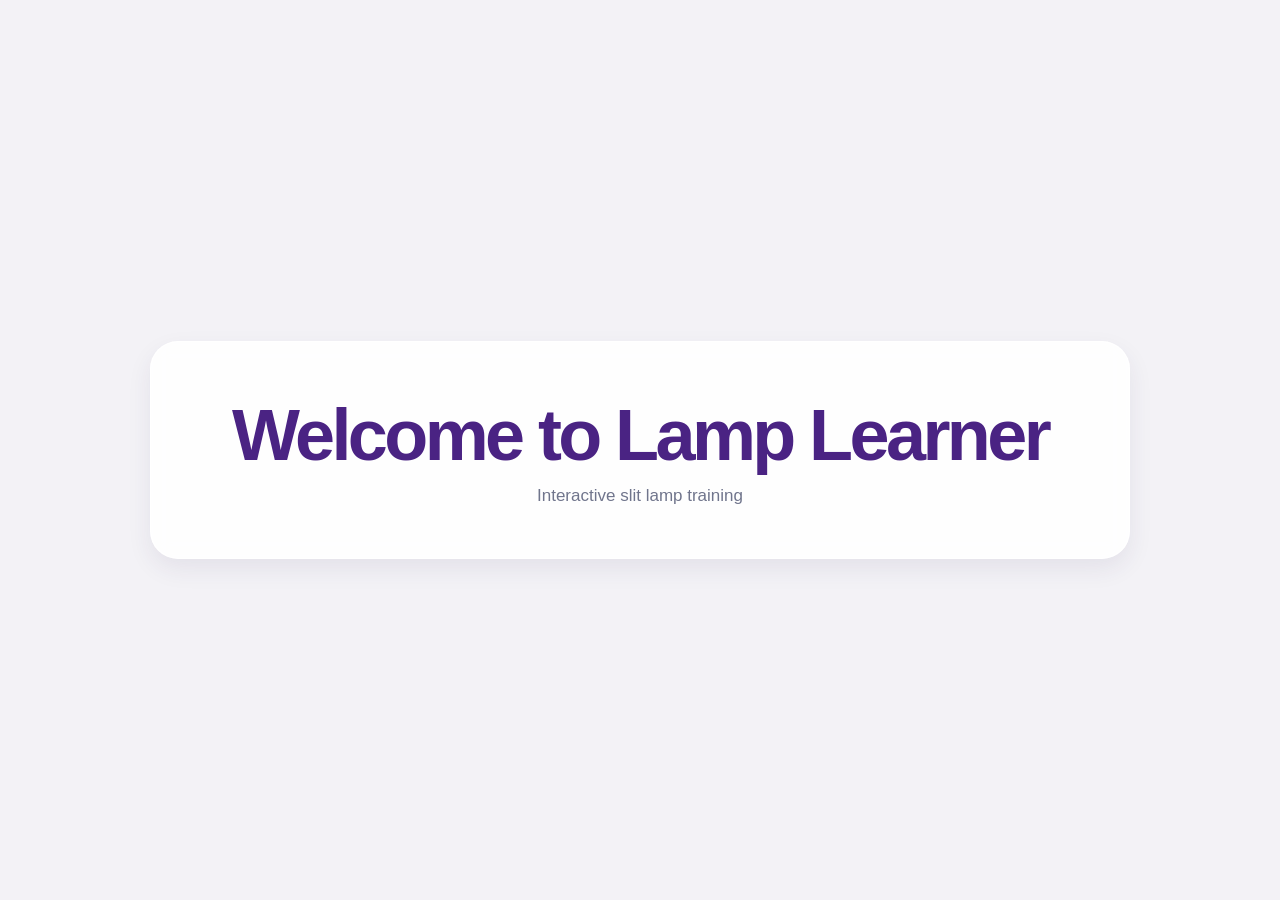
<file: index.html>
<!doctype html>  
<html lang="en">  
<head>  
  <meta charset="utf-8">  
  <meta name="viewport" content="width=device-width,initial-scale=1">  
  <title>Lamp Learner</title>  
  <link rel="stylesheet" href="css/styles.css">  
</head>  
<body class="landing-body">  
  <main class="landing-shell">  
    <section class="welcome-screen" id="welcomeScreen">  
      <div class="welcome-card glass">  
        <h1>Welcome to Lamp Learner</h1>  
        <p>Interactive slit lamp training</p>  
      </div>  
    </section>

    <section class="dashboard-screen hidden" id="dashboardScreen">  
      <div class="dashboard-card glass">  
        <div class="dashboard-topbar">  
          <div>  
            <small class="eyebrow">HOME PROGRESS</small>  
            <h2>Course Progress</h2>  
          </div>  
          <button id="resetProgressBtn" class="header-btn" type="button">Reset Progress</button>  
        </div>

        <div class="progress-panel">  
          <div class="progress-row">  
            <span>Overall completeness</span>  
            <strong id="overallProgressText">0%</strong>  
          </div>  
          <div class="overall-track">  
            <i id="overallProgressFill"></i>  
          </div>  
        </div>

        <div class="module-progress-grid">  
          <a id="mechanicsCard" class="module-progress-card unlocked" href="mechanics.html">  
            <div class="module-card-top">  
              <small>MODULE 1</small>  
              <span class="status-pill">Available</span>  
            </div>  
            <h3>Mechanics</h3>  
            <p>Learn the slit lamp parts and controls.</p>  
            <div class="mini-progress">  
              <div class="overall-track">  
                <i id="mechanicsProgressFill"></i>  
              </div>  
              <strong id="mechanicsProgressText">0%</strong>  
            </div>  
          </a>

          <div id="anteriorCard" class="module-progress-card locked" tabindex="0" role="button" aria-disabled="true">  
            <div class="module-card-top">  
              <small>MODULE 2</small>  
              <span class="status-pill locked-pill">Locked</span>  
            </div>  
            <h3>Anterior</h3>  
            <p>Unlocks after Mechanics is completed.</p>  
            <div class="mini-progress">  
              <div class="overall-track">  
                <i id="anteriorProgressFill"></i>  
              </div>  
              <strong id="anteriorProgressText">0%</strong>  
            </div>  
            <span class="locked-tooltip">Complete Mechanics to unlock Anterior.</span>  
          </div>

          <div id="posteriorCard" class="module-progress-card locked" tabindex="0" role="button" aria-disabled="true">  
            <div class="module-card-top">  
              <small>MODULE 3</small>  
              <span class="status-pill locked-pill">Locked</span>  
            </div>  
            <h3>Posterior</h3>  
            <p>Unlocks after Mechanics is completed.</p>  
            <div class="mini-progress">  
              <div class="overall-track">  
                <i id="posteriorProgressFill"></i>  
              </div>  
              <strong id="posteriorProgressText">0%</strong>  
            </div>  
            <span class="locked-tooltip">Complete Mechanics to unlock Posterior.</span>  
          </div>  
        </div>  
      </div>  
    </section>  
  </main>

  <script src="js/progress.js"></script>  
  <script>  
    const welcomeScreen = document.getElementById("welcomeScreen");  
    const dashboardScreen = document.getElementById("dashboardScreen");

    setTimeout(() => {  
      welcomeScreen.classList.add("fade-away");  
      setTimeout(() => {  
        welcomeScreen.style.display = "none";  
        dashboardScreen.classList.remove("hidden");  
        dashboardScreen.classList.add("fade-in");  
        renderDashboardProgress();  
      }, 700);  
    }, 1400);

    document.getElementById("resetProgressBtn").addEventListener("click", () => {  
      if (confirm("Reset all stored progress for this browser?")) {  
        resetCourseProgress();  
        location.reload();  
      }  
    });  
  </script>  
</body>  
</html>
</file>
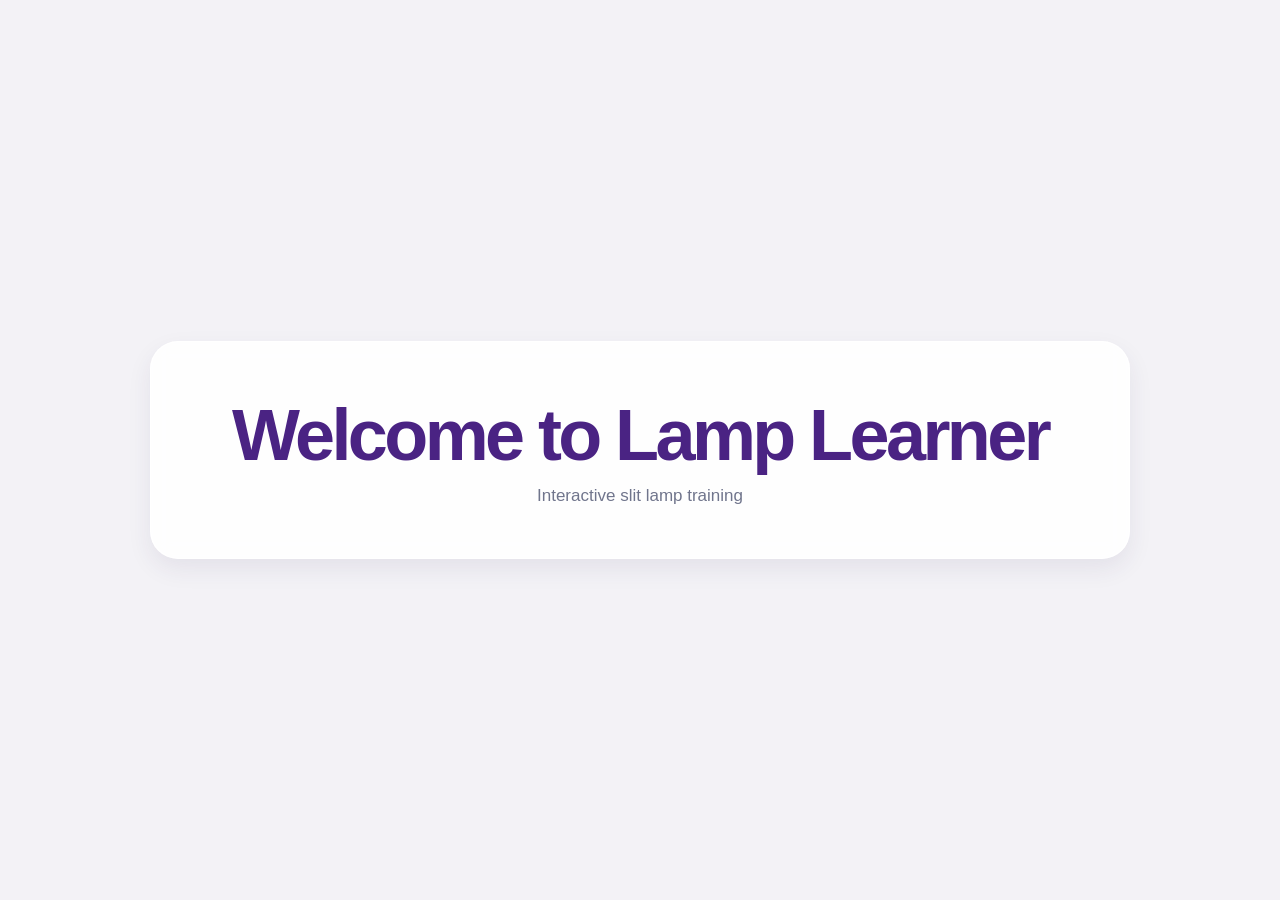
<file: anterior.html>
<!doctype html>  
<html lang="en">  
<head>  
  <meta charset="utf-8">  
  <meta name="viewport" content="width=device-width,initial-scale=1">  
  <title>Lamp Learner — Anterior</title>  
  <link rel="stylesheet" href="css/styles.css">  
</head>  
<body class="module-page-body">  
  <main class="simple-module-page">  
    <div class="simple-card glass">  
      <small class="eyebrow">MODULE 2</small>  
      <h1>Anterior</h1>  
      <p>This module page is ready for your anterior segment content.</p>

      <div class="overall-progress-card">  
        <div class="overall-progress-top">  
          <span>Overall completeness</span>  
          <strong id="overallProgressText">0%</strong>  
        </div>  
        <div class="overall-track">  
          <i id="overallProgressFill"></i>  
        </div>  
      </div>

      <div class="simple-actions">  
        <a href="index.html" class="cute-btn secondary-btn">Back home</a>  
        <button id="completeAnterior" class="cute-btn primary-btn">Mark anterior complete</button>  
      </div>  
    </div>  
  </main>

  <script src="js/progress.js"></script>  
  <script>  
    protectModuleAccess("anterior");  
    renderCourseProgress();

    document.getElementById("completeAnterior").addEventListener("click", () => {  
      markCourseStepComplete("anterior");  
      renderCourseProgress();  
      alert("Anterior marked complete.");  
    });  
  </script>  
</body>  
</html>
</file>
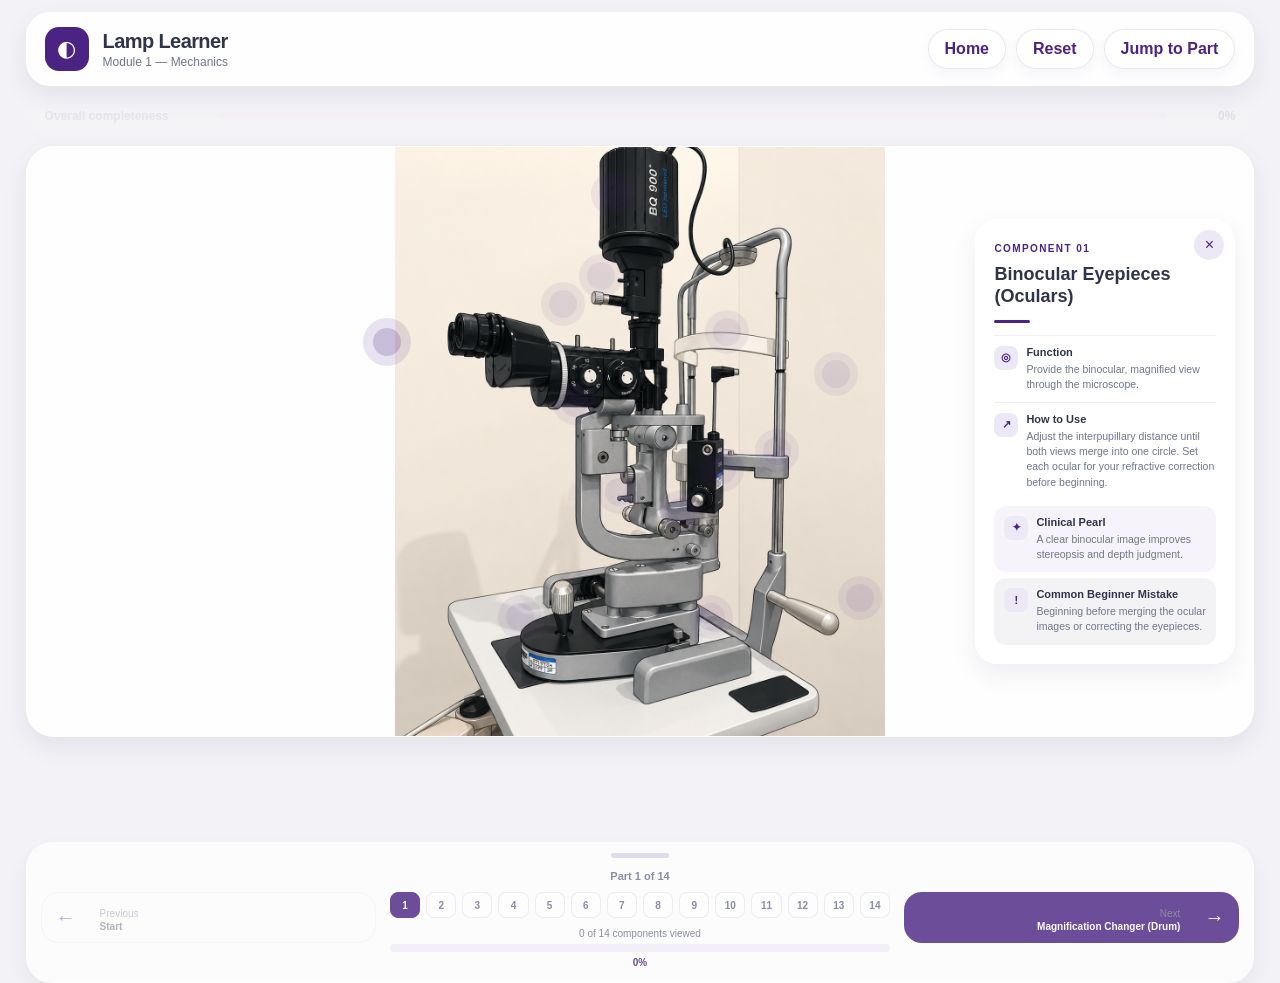
<file: mechanics.html>
<!doctype html>  
<html lang="en">  
<head>  
  <meta charset="utf-8">  
  <meta name="viewport" content="width=device-width,initial-scale=1">  
  <title>Lamp Learner — Mechanics</title>  
  <link rel="stylesheet" href="css/styles.css">  
</head>  
<body class="mechanics-page">  
  <main class="mechanics-shell">  
    <header class="mechanics-header glass">  
      <div class="brand">  
        <span class="logo">◐</span>  
        <div>  
          <h1>Lamp Learner</h1>  
          <p>Module 1 — Mechanics</p>  
        </div>  
      </div>

      <div class="header-actions">  
        <a href="index.html" class="header-btn">Home</a>  
        <button id="resetMechanicsProgressBtn" class="header-btn" type="button">Reset</button>

        <div class="guide-wrap">  
          <button id="togglePartsDropdown" class="header-btn" type="button" aria-expanded="false" aria-controls="partsDropdown">  
            Jump to Part  
          </button>

          <div id="partsDropdown" class="guide-dropdown glass" hidden>  
            <div class="guide-dropdown-header">  
              <strong>All components</strong>  
              <button id="closePartsDropdown" class="dropdown-close" type="button" aria-label="Close guide">×</button>  
            </div>

            <div class="guide-tools">  
              <input id="partsSearch" class="guide-search" type="search" placeholder="Search parts..." aria-label="Search parts">  
              <label class="guide-filter">  
                <input id="showUnviewedOnly" type="checkbox">  
                <span>Show only unviewed</span>  
              </label>  
            </div>

            <ol id="partsList"></ol>  
            <p id="partsEmptyState" class="guide-empty hidden">No matching parts.</p>  
          </div>  
        </div>  
      </div>  
    </header>

    <section class="mechanics-progress glass">  
      <div class="overall-progress-inner">  
        <small>Overall completeness</small>  
        <div class="overall-track">  
          <i id="overallProgressFill"></i>  
        </div>  
        <strong id="overallProgressText">0%</strong>  
      </div>  
    </section>

    <section class="mechanics-stage glass">  
      <div class="stage-grid">  
        <aside id="leftDock" class="side-dock"></aside>

        <div class="image-stage">  
          <div class="bounded-image-wrap">  
            <img src="images/slitlamp.png" alt="Haag-Streit slit lamp">  
            <div id="hotspots"></div>  
          </div>  
        </div>

        <aside id="rightDock" class="side-dock">  
          <section id="teachingPanel" class="component-panel glass">  
            <button id="closeTeachingPanel" class="panel-close" type="button" aria-label="Close component details">×</button>

            <div class="panel-scroll">  
              <small id="partNumber"></small>  
              <h2 id="partName"></h2>  
              <div class="rule"></div>

              <article>  
                <i>◎</i>  
                <div>  
                  <h3>Function</h3>  
                  <p id="functionText"></p>  
                </div>  
              </article>

              <article>  
                <i>↗</i>  
                <div>  
                  <h3>How to Use</h3>  
                  <p id="useText"></p>  
                </div>  
              </article>

              <article class="pearl">  
                <i>✦</i>  
                <div>  
                  <h3>Clinical Pearl</h3>  
                  <p id="pearlText"></p>  
                </div>  
              </article>

              <article class="mistake">  
                <i>!</i>  
                <div>  
                  <h3>Common Beginner Mistake</h3>  
                  <p id="mistakeText"></p>  
                </div>  
              </article>  
            </div>  
          </section>  
        </aside>  
      </div>  
    </section>

    <footer class="mechanics-tray glass">  
      <div class="tray-handle" aria-hidden="true"></div>

      <div class="tray-content">  
        <button id="previous" class="tray-arrow">  
          <span>←</span>  
          <div>  
            <small>Previous</small>  
            <strong id="previousName"></strong>  
          </div>  
        </button>

        <div class="tray-center">  
          <span id="lessonCount"></span>  
          <div id="dots" class="clickable-dots"></div>

          <div class="lesson-progress-inline">  
            <small id="progressLabel"></small>  
            <div class="track"><i id="progressBar"></i></div>  
            <b id="progressPercent"></b>  
          </div>  
        </div>

        <button class="tray-arrow next" id="next">  
          <div>  
            <small>Next</small>  
            <strong id="nextName"></strong>  
          </div>  
          <span>→</span>  
        </button>  
      </div>  
    </footer>  
  </main>

  <div class="quizOverlay" id="quizOverlay" hidden>  
    <section class="quizCard glass" role="dialog" aria-modal="true" aria-labelledby="quizTitle">  
      <button class="quizClose" id="quizClose" aria-label="Close quiz">×</button>  
      <small>KNOWLEDGE CHECK</small>  
      <h2 id="quizTitle">Mechanics Quiz</h2>  
      <p>Click the correct location on the slit lamp image.</p>

      <div id="quizForm">  
        <div class="quizStatus">  
          <span id="quizQuestionCount"></span>  
          <strong id="quizScore"></strong>  
        </div>

        <h3 id="quizPrompt"></h3>

        <div class="quizImageWrap">  
          <img src="images/slitlamp.png" alt="Slit lamp for quiz">  
          <div id="quizHotspots"></div>  
        </div>  
      </div>

      <div class="quizActions">  
        <button type="button" id="quizNext" hidden>Next question</button>  
        <button type="button" id="quizRetry" hidden>Try again</button>  
      </div>

      <p class="quizResult" id="quizResult" aria-live="polite"></p>

      <div id="moduleCompleteActions" class="module-complete-actions" hidden>  
        <h3>Mechanics complete</h3>  
        <p>Next modules are now available.</p>  
        <div class="module-links">  
          <a href="anterior.html" class="header-btn">Go to Anterior</a>  
          <a href="posterior.html" class="header-btn">Go to Posterior</a>  
        </div>  
      </div>  
    </section>  
  </div>

  <script src="js/lessons.js"></script>  
  <script src="js/hotspots.js"></script>  
  <script src="js/progress.js"></script>  
  <script src="js/app.js"></script>  
</body>  
</html>
</file>
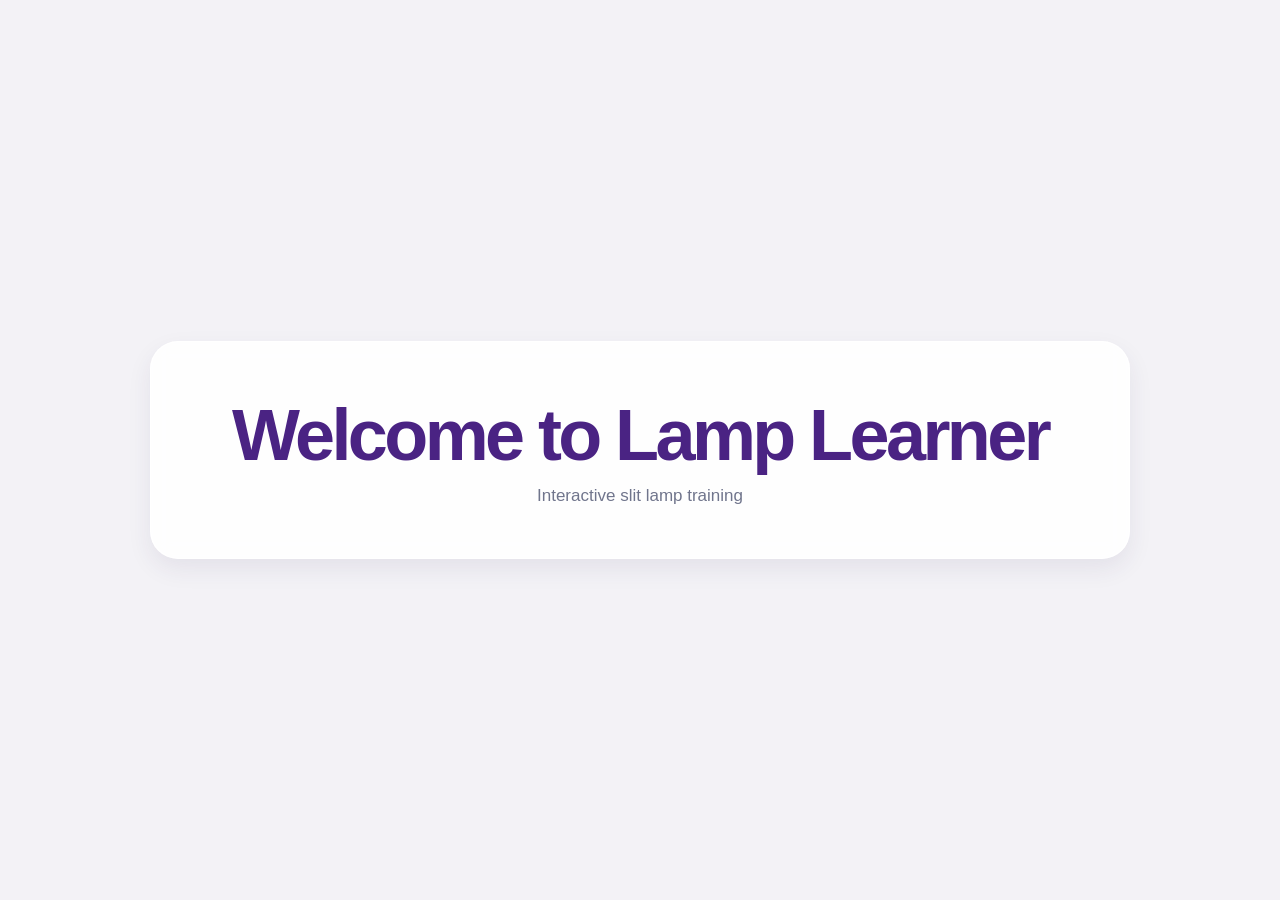
<file: posterior.html>
<!doctype html>  
<html lang="en">  
<head>  
  <meta charset="utf-8">  
  <meta name="viewport" content="width=device-width,initial-scale=1">  
  <title>Lamp Learner — Posterior</title>  
  <link rel="stylesheet" href="css/styles.css">  
</head>  
<body class="module-page-body">  
  <main class="simple-module-page">  
    <div class="simple-card glass">  
      <small class="eyebrow">MODULE 3</small>  
      <h1>Posterior</h1>  
      <p>This module page is ready for your posterior segment content.</p>

      <div class="overall-progress-card">  
        <div class="overall-progress-top">  
          <span>Overall completeness</span>  
          <strong id="overallProgressText">0%</strong>  
        </div>  
        <div class="overall-track">  
          <i id="overallProgressFill"></i>  
        </div>  
      </div>

      <div class="simple-actions">  
        <a href="index.html" class="cute-btn secondary-btn">Back home</a>  
        <button id="completePosterior" class="cute-btn primary-btn">Mark posterior complete</button>  
      </div>  
    </div>  
  </main>

  <script src="js/progress.js"></script>  
  <script>  
    protectModuleAccess("posterior");  
    renderCourseProgress();

    document.getElementById("completePosterior").addEventListener("click", () => {  
      markCourseStepComplete("posterior");  
      renderCourseProgress();  
      alert("Posterior marked complete.");  
    });  
  </script>  
</body>  
</html>
</file>
<file: css/styles.css>
:root {  
  --primary: #4a2383;  
  --primary-dark: #381a66;  
  --primary-light: #6b56a3;  
  --primary-pale: #ede8f6;  
  --page-bg: #f3f2f6;  
  --panel-bg: #ffffff;  
  --panel-soft: #f6f4fa;  
  --ink: #30344a;  
  --muted: #70758c;  
  --line: rgba(74, 35, 131, 0.1);  
  --shadow: 0 10px 24px rgba(50, 40, 90, 0.08);  
  --success: #487763;  
  --danger: #a85f63;  
}

* {  
  box-sizing: border-box;  
}

html {  
  scroll-behavior: smooth;  
}

body {  
  margin: 0;  
  font-family: Inter, -apple-system, BlinkMacSystemFont, "Segoe UI", sans-serif;  
  color: var(--ink);  
  background: var(--page-bg);  
  min-height: 100vh;  
}

button,  
input {  
  font: inherit;  
}

a {  
  color: inherit;  
}

.hidden {  
  display: none !important;  
}

.glass {  
  background: rgba(255, 255, 255, 0.9);  
  border: 1px solid rgba(255, 255, 255, 0.95);  
  box-shadow: var(--shadow);  
  backdrop-filter: blur(10px);  
  -webkit-backdrop-filter: blur(10px);  
}

.eyebrow {  
  color: var(--primary);  
  font-size: 11px;  
  font-weight: 800;  
  letter-spacing: 0.15em;  
}

/* landing */  
.landing-body {  
  overflow: hidden;  
}

.landing-shell {  
  min-height: 100vh;  
  display: grid;  
  place-items: center;  
  padding: 24px;  
}

.welcome-screen,  
.dashboard-screen {  
  width: min(980px, 100%);  
}

.welcome-card,  
.dashboard-card {  
  border-radius: 28px;  
}

.welcome-card {  
  padding: 52px 40px;  
  text-align: center;  
}

.welcome-card h1 {  
  margin: 0 0 10px;  
  color: var(--primary);  
  font-size: clamp(42px, 7vw, 72px);  
  letter-spacing: -0.05em;  
}

.welcome-card p {  
  margin: 0;  
  color: var(--muted);  
  font-size: 17px;  
}

.dashboard-card {  
  padding: 32px;  
}

.dashboard-topbar {  
  display: flex;  
  justify-content: space-between;  
  align-items: start;  
  gap: 16px;  
  margin-bottom: 12px;  
}

.dashboard-card h2 {  
  margin: 8px 0 0;  
  color: var(--ink);  
  font-size: clamp(28px, 4vw, 44px);  
  letter-spacing: -0.04em;  
}

.header-btn {  
  min-height: 40px;  
  padding: 0 16px;  
  border-radius: 999px;  
  border: 1px solid var(--line);  
  background: #fff;  
  color: var(--primary);  
  font-weight: 700;  
  text-decoration: none;  
  display: inline-flex;  
  align-items: center;  
  justify-content: center;  
  cursor: pointer;  
  box-shadow: 0 4px 12px rgba(50, 40, 90, 0.05);  
}

.progress-panel {  
  margin-bottom: 24px;  
}

.progress-row {  
  display: flex;  
  justify-content: space-between;  
  margin-bottom: 8px;  
  color: var(--muted);  
  font-size: 12px;  
  font-weight: 700;  
}

.overall-track {  
  height: 8px;  
  border-radius: 999px;  
  background: rgba(74, 35, 131, 0.08);  
  overflow: hidden;  
}

.overall-track i {  
  display: block;  
  width: 0%;  
  height: 100%;  
  background: var(--primary);  
  border-radius: inherit;  
  transition: width 0.25s ease;  
}

.module-progress-grid {  
  display: grid;  
  grid-template-columns: repeat(3, 1fr);  
  gap: 18px;  
}

.module-progress-card {  
  position: relative;  
  text-decoration: none;  
  padding: 20px;  
  border-radius: 20px;  
  background: var(--panel-bg);  
  border: 1px solid var(--line);  
  box-shadow: var(--shadow);  
  transition: transform 0.18s ease;  
}

.module-progress-card.unlocked:hover {  
  transform: translateY(-2px);  
}

.module-progress-card.locked {  
  filter: grayscale(1);  
  opacity: 0.36;  
  cursor: not-allowed;  
  background: #dddbe3;  
}

.module-progress-card.locked:hover .locked-tooltip,  
.module-progress-card.locked:focus .locked-tooltip,  
.module-progress-card.locked:focus-visible .locked-tooltip {  
  opacity: 1;  
  transform: translateY(0);  
}

.locked-tooltip {  
  position: absolute;  
  left: 20px;  
  right: 20px;  
  bottom: 14px;  
  padding: 10px 12px;  
  border-radius: 12px;  
  background: var(--primary-dark);  
  color: #fff;  
  font-size: 12px;  
  line-height: 1.4;  
  opacity: 0;  
  transform: translateY(6px);  
  transition: 0.18s ease;  
  pointer-events: none;  
}

.module-card-top {  
  display: flex;  
  justify-content: space-between;  
  align-items: center;  
  gap: 10px;  
}

.module-progress-card small {  
  color: var(--muted);  
  font-size: 10px;  
  font-weight: 800;  
  letter-spacing: 0.12em;  
}

.module-progress-card h3 {  
  margin: 10px 0 8px;  
  color: var(--ink);  
  font-size: 22px;  
}

.module-progress-card p {  
  margin: 0 0 16px;  
  color: var(--muted);  
  font-size: 14px;  
  line-height: 1.6;  
}

.status-pill {  
  min-height: 28px;  
  padding: 0 10px;  
  border-radius: 999px;  
  display: inline-flex;  
  align-items: center;  
  font-size: 11px;  
  font-weight: 800;  
  background: var(--primary-pale);  
  color: var(--primary);  
}

.locked-pill {  
  background: #d9d7df;  
  color: #6d6f7a;  
}

.mini-progress {  
  display: grid;  
  gap: 8px;  
}

.mini-progress strong {  
  color: var(--primary);  
  font-size: 12px;  
}

/* mechanics */  
.mechanics-page {  
  background: var(--page-bg);  
  min-height: 100vh;  
  overflow: hidden;  
}

.mechanics-shell {  
  width: min(96vw, 1320px);  
  height: calc(100vh - 24px);  
  margin: 12px auto;  
  display: grid;  
  grid-template-rows: auto auto 1fr auto;  
  gap: 10px;  
  min-height: 0;  
}

.mechanics-header {  
  display: flex;  
  justify-content: space-between;  
  align-items: center;  
  gap: 14px;  
  padding: 14px 18px;  
  border-radius: 24px;  
}

.brand {  
  display: flex;  
  align-items: center;  
  gap: 14px;  
}

.logo {  
  width: 44px;  
  height: 44px;  
  border-radius: 14px;  
  display: grid;  
  place-items: center;  
  background: var(--primary);  
  color: #fff;  
  font-size: 22px;  
}

.mechanics-header h1 {  
  margin: 0;  
  color: var(--ink);  
  font-size: 20px;  
  letter-spacing: -0.03em;  
}

.mechanics-header p {  
  margin: 2px 0 0;  
  color: var(--muted);  
  font-size: 12px;  
}

.header-actions {  
  display: flex;  
  align-items: center;  
  gap: 10px;  
  flex-wrap: wrap;  
}

.guide-wrap {  
  position: relative;  
}

.guide-dropdown {  
  position: absolute;  
  top: calc(100% + 10px);  
  right: 0;  
  width: 330px;  
  max-height: 72vh;  
  overflow: auto;  
  border-radius: 20px;  
  padding: 10px;  
  z-index: 40;  
}

.guide-dropdown-header {  
  display: flex;  
  justify-content: space-between;  
  align-items: center;  
  padding: 8px 10px 12px;  
}

.dropdown-close {  
  width: 32px;  
  height: 32px;  
  border: 0;  
  border-radius: 50%;  
  background: var(--primary-pale);  
  color: var(--primary);  
  cursor: pointer;  
}

.guide-tools {  
  display: grid;  
  gap: 10px;  
  padding: 0 10px 12px;  
}

.guide-search {  
  width: 100%;  
  min-height: 40px;  
  border-radius: 12px;  
  border: 1px solid var(--line);  
  padding: 0 12px;  
  background: #fff;  
  color: var(--ink);  
}

.guide-filter {  
  display: inline-flex;  
  align-items: center;  
  gap: 8px;  
  color: var(--muted);  
  font-size: 12px;  
  font-weight: 600;  
}

.guide-empty {  
  margin: 10px;  
  color: var(--muted);  
  font-size: 13px;  
}

#partsList {  
  list-style: none;  
  margin: 0;  
  padding: 0;  
}

#partsList li {  
  margin: 4px 0;  
}

#partsList button {  
  width: 100%;  
  min-height: 42px;  
  border: 0;  
  border-radius: 14px;  
  padding: 8px 10px;  
  display: grid;  
  grid-template-columns: 26px 1fr 12px;  
  gap: 10px;  
  align-items: center;  
  text-align: left;  
  background: transparent;  
  color: var(--muted);  
  cursor: pointer;  
}

#partsList button:hover {  
  background: var(--panel-soft);  
}

#partsList button > span {  
  width: 24px;  
  height: 24px;  
  border-radius: 8px;  
  display: grid;  
  place-items: center;  
  background: var(--primary-pale);  
  font-size: 10px;  
  font-weight: 800;  
  color: var(--primary);  
}

#partsList button em {  
  font-style: normal;  
  font-size: 11px;  
  font-weight: 650;  
  color: var(--ink);  
}

#partsList button i {  
  font-style: normal;  
  color: #a0a3b1;  
  font-size: 18px;  
}

#partsList button.active {  
  background: var(--primary-pale);  
  box-shadow: inset 3px 0 0 var(--primary);  
}

#partsList button.active > span {  
  background: var(--primary);  
  color: #fff;  
}

.mechanics-progress {  
  border-radius: 18px;  
  padding: 12px 18px;  
  opacity: 0.1;  
  transition: opacity 0.2s ease;  
}

.mechanics-shell:hover .mechanics-progress,  
.mechanics-progress:hover,  
.mechanics-progress:focus-within {  
  opacity: 1;  
}

.mechanics-progress .overall-progress-inner {  
  display: grid;  
  grid-template-columns: 160px 1fr 52px;  
  gap: 16px;  
  align-items: center;  
}

.mechanics-progress small {  
  color: var(--muted);  
  font-size: 12px;  
  font-weight: 700;  
}

.mechanics-progress strong {  
  color: var(--primary);  
  text-align: right;  
  font-size: 12px;  
}

.mechanics-stage {  
  min-height: 0;  
  border-radius: 28px;  
  padding: 18px;  
  overflow: hidden;  
}

.stage-grid {  
  display: grid;  
  grid-template-columns: 260px minmax(0, 1fr) 260px;  
  gap: 16px;  
  align-items: center;  
  height: 100%;  
  min-height: 0;  
}

.side-dock {  
  display: flex;  
  align-items: center;  
  justify-content: center;  
  min-height: 0;  
}

.image-stage {  
  min-width: 0;  
  min-height: 0;  
  display: flex;  
  align-items: center;  
  justify-content: center;  
}

.bounded-image-wrap {  
  position: relative;  
  width: min(100%, 720px);  
  height: min(68vh, 720px);  
  min-height: 420px;  
  margin: 0 auto;  
}

.bounded-image-wrap img {  
  width: 100%;  
  height: 100%;  
  object-fit: contain;  
  display: block;  
}

#hotspots {  
  position: absolute;  
  inset: 0;  
}

.hotspot {  
  position: absolute;  
  width: 48px;  
  height: 48px;  
  transform: translate(-50%, -50%);  
  border: 0;  
  border-radius: 50%;  
  background: transparent;  
  cursor: pointer;  
  z-index: 3;  
}

.hotspot::before {  
  content: "";  
  position: absolute;  
  inset: 10px;  
  border-radius: 50%;  
  background: rgba(74, 35, 131, 0.14);  
  box-shadow: 0 0 0 8px rgba(74, 35, 131, 0.07);  
  transition: 0.2s ease;  
}

.hotspot:hover::before,  
.hotspot:focus-visible::before {  
  background: rgba(74, 35, 131, 0.22);  
}

.hotspot.active::before {  
  background: rgba(74, 35, 131, 0.3);  
  box-shadow: 0 0 0 10px rgba(74, 35, 131, 0.12);  
}

.component-panel {  
  position: relative;  
  width: 100%;  
  max-width: 260px;  
  max-height: 460px;  
  border-radius: 22px;  
  overflow: hidden;  
  background: rgba(255, 255, 255, 0.96);  
}

.panel-close {  
  position: absolute;  
  top: 10px;  
  right: 10px;  
  width: 30px;  
  height: 30px;  
  border: 0;  
  border-radius: 50%;  
  background: var(--primary-pale);  
  color: var(--primary);  
  cursor: pointer;  
  z-index: 2;  
}

.panel-scroll {  
  max-height: 460px;  
  overflow: auto;  
  padding: 18px;  
}

.component-panel small {  
  color: var(--primary);  
  font-size: 10px;  
  font-weight: 800;  
  letter-spacing: 0.14em;  
}

.component-panel h2 {  
  margin: 8px 0 12px;  
  color: var(--ink);  
  font-size: 18px;  
  line-height: 1.2;  
}

.component-panel .rule {  
  width: 36px;  
  height: 3px;  
  border-radius: 999px;  
  background: var(--primary);  
  margin-bottom: 12px;  
}

.component-panel article {  
  display: grid;  
  grid-template-columns: 24px 1fr;  
  gap: 8px;  
  padding: 10px 0;  
  border-top: 1px solid rgba(74, 35, 131, 0.08);  
}

.component-panel article > i {  
  width: 24px;  
  height: 24px;  
  border-radius: 8px;  
  display: grid;  
  place-items: center;  
  background: var(--primary-pale);  
  color: var(--primary);  
  font-style: normal;  
  font-weight: 800;  
  font-size: 11px;  
}

.component-panel article h3 {  
  margin: 0 0 4px;  
  font-size: 11px;  
  color: var(--ink);  
}

.component-panel article p {  
  margin: 0;  
  font-size: 10.5px;  
  line-height: 1.45;  
  color: var(--muted);  
}

.component-panel .pearl,  
.component-panel .mistake {  
  margin-top: 6px;  
  padding: 10px;  
  border-radius: 12px;  
  border: 0;  
}

.component-panel .pearl {  
  background: var(--panel-soft);  
}

.component-panel .mistake {  
  background: #f3f3f5;  
}

.mechanics-tray {  
  position: relative;  
  border-radius: 26px;  
  padding: 10px 14px 14px;  
  overflow: hidden;  
  transform: translateY(calc(100% - 46px));  
  opacity: 0.8;  
  transition: transform 0.24s ease, opacity 0.24s ease;  
}

.mechanics-tray:hover,  
.mechanics-tray:focus-within,  
.mechanics-shell:hover .mechanics-tray {  
  transform: translateY(0);  
  opacity: 1;  
}

.tray-handle {  
  width: 58px;  
  height: 5px;  
  border-radius: 999px;  
  background: rgba(74, 35, 131, 0.18);  
  margin: 0 auto 8px;  
}

.tray-content {  
  display: grid;  
  grid-template-columns: 1fr minmax(280px, 500px) 1fr;  
  gap: 14px;  
  align-items: center;  
}

.tray-arrow {  
  min-height: 48px;  
  border: 1px solid var(--line);  
  border-radius: 18px;  
  background: #fff;  
  color: var(--ink);  
  display: grid;  
  grid-template-columns: 34px 1fr;  
  gap: 10px;  
  align-items: center;  
  padding: 10px 14px;  
  text-align: left;  
  cursor: pointer;  
}

.tray-arrow span {  
  color: var(--primary);  
  font-size: 20px;  
}

.tray-arrow small {  
  color: var(--muted);  
  font-size: 10px;  
}

.tray-arrow strong {  
  display: block;  
  font-size: 10px;  
}

.tray-arrow.next {  
  grid-template-columns: 1fr 34px;  
  text-align: right;  
  background: var(--primary);  
  color: #fff;  
  border-color: transparent;  
}

.tray-arrow.next span {  
  color: #fff;  
}

.tray-arrow:disabled {  
  opacity: 0.45;  
  cursor: default;  
}

.tray-center {  
  text-align: center;  
}

#lessonCount {  
  color: var(--muted);  
  font-size: 11px;  
  font-weight: 700;  
}

.clickable-dots {  
  display: grid;  
  grid-template-columns: repeat(14, minmax(0, 1fr));  
  gap: 6px;  
  margin: 8px 0 10px;  
}

.dot-button {  
  min-height: 26px;  
  border-radius: 8px;  
  border: 1px solid var(--line);  
  background: #fff;  
  color: var(--muted);  
  font-size: 10px;  
  font-weight: 800;  
  cursor: pointer;  
}

.dot-button.unseen:hover {  
  border-color: var(--primary);  
  color: var(--primary);  
}

.dot-button.done {  
  background: var(--primary-pale);  
  color: var(--primary);  
}

.dot-button.active {  
  background: var(--primary);  
  color: #fff;  
  border-color: var(--primary);  
}

.lesson-progress-inline {  
  display: grid;  
  gap: 5px;  
}

.lesson-progress-inline small,  
.lesson-progress-inline b {  
  font-size: 10px;  
}

.lesson-progress-inline small {  
  color: var(--muted);  
}

.lesson-progress-inline b {  
  color: var(--primary);  
}

.track {  
  height: 8px;  
  border-radius: 999px;  
  background: rgba(74, 35, 131, 0.08);  
  overflow: hidden;  
}

.track i {  
  display: block;  
  width: 0%;  
  height: 100%;  
  background: var(--primary);  
  border-radius: inherit;  
}

/* quiz */  
.quizOverlay {  
  position: fixed;  
  inset: 0;  
  z-index: 50;  
  background: rgba(45, 49, 70, 0.24);  
  display: grid;  
  place-items: center;  
  padding: 24px;  
  backdrop-filter: blur(8px);  
}

.quizOverlay[hidden] {  
  display: none;  
}

.quizCard {  
  position: relative;  
  width: min(100%, 760px);  
  max-height: 94vh;  
  overflow: auto;  
  padding: 30px 34px;  
  border-radius: 26px;  
}

.quizCard > small {  
  color: var(--primary);  
  font-weight: 800;  
  letter-spacing: 0.12em;  
  font-size: 10px;  
}

.quizCard h2 {  
  margin: 8px 0;  
  color: var(--ink);  
  font-size: 30px;  
  letter-spacing: -0.03em;  
}

.quizCard > p {  
  color: var(--muted);  
  margin: 5px 0 16px;  
}

.quizClose {  
  position: absolute;  
  right: 16px;  
  top: 14px;  
  border: 0;  
  background: transparent;  
  color: var(--muted);  
  font-size: 28px;  
  cursor: pointer;  
}

.quizStatus {  
  display: flex;  
  justify-content: space-between;  
  color: var(--muted);  
  font-size: 12px;  
}

.quizStatus strong {  
  color: var(--primary);  
}

#quizPrompt {  
  margin: 10px 0 6px;  
  color: var(--ink);  
  font-size: 20px;  
}

.quizImageWrap {  
  position: relative;  
  width: min(100%, 560px);  
  height: min(55vh, 510px);  
  min-height: 390px;  
  margin: 8px auto 0;  
}

.quizImageWrap img {  
  width: 100%;  
  height: 100%;  
  object-fit: contain;  
  display: block;  
}

.quizHotspot {  
  position: absolute;  
  width: 54px;  
  height: 54px;  
  transform: translate(-50%, -50%);  
  border: 0;  
  border-radius: 50%;  
  background: transparent;  
  cursor: crosshair;  
}

.quizHotspot::before {  
  content: "";  
  position: absolute;  
  inset: 10px;  
  border-radius: 50%;  
  background: rgba(74, 35, 131, 0.14);  
}

.quizHotspot.correct::before,  
.quizHotspot.reveal::before {  
  background: rgba(72, 119, 99, 0.22);  
}

.quizHotspot.incorrect::before {  
  background: rgba(168, 95, 99, 0.2);  
}

.quizActions {  
  display: flex;  
  gap: 10px;  
  margin-top: 14px;  
}

.quizActions button {  
  border: 1px solid var(--line);  
  border-radius: 999px;  
  padding: 12px 18px;  
  font-weight: 800;  
  cursor: pointer;  
  background: #fff;  
  color: var(--primary);  
}

.quizResult {  
  min-height: 22px;  
  margin: 10px 0 0 !important;  
  font-weight: 800;  
  color: var(--ink) !important;  
}

.quizResult.correctText {  
  color: var(--success) !important;  
}

.quizResult.incorrectText {  
  color: var(--danger) !important;  
}

.quizResult.finalResult {  
  font-size: 18px;  
  padding: 18px 0;  
}

.module-complete-actions {  
  margin-top: 18px;  
}

.module-links {  
  display: flex;  
  gap: 12px;  
  flex-wrap: wrap;  
}

/* animations */  
.fade-away {  
  animation: fadeAway 0.7s forwards;  
}

.fade-in {  
  animation: fadeIn 0.7s forwards;  
}

@keyframes fadeAway {  
  to {  
    opacity: 0;  
  }  
}

@keyframes fadeIn {  
  from {  
    opacity: 0;  
    transform: translateY(14px);  
  }  
  to {  
    opacity: 1;  
    transform: translateY(0);  
  }  
}

/* responsive */  
@media (max-width: 1100px) {  
  .stage-grid {  
    grid-template-columns: 220px minmax(0, 1fr) 220px;  
  }

  .component-panel {  
    max-width: 220px;  
  }

  .module-progress-grid {  
    grid-template-columns: 1fr;  
  }  
}

@media (max-width: 980px) {  
  .mechanics-page,  
  .landing-body {  
    overflow: auto;  
  }

  .mechanics-shell {  
    height: auto;  
    min-height: 100vh;  
    grid-template-rows: auto auto auto auto;  
  }

  .mechanics-progress {  
    opacity: 1;  
  }

  .stage-grid {  
    grid-template-columns: 1fr;  
    height: auto;  
  }

  .side-dock {  
    display: block;  
  }

  .image-stage {  
    order: 1;  
  }

  #leftDock,  
  #rightDock {  
    order: 2;  
  }

  .component-panel {  
    max-width: none;  
    width: 100%;  
    max-height: none;  
  }

  .panel-scroll {  
    max-height: none;  
  }

  .bounded-image-wrap {  
    width: min(100%, 760px);  
    height: auto;  
    min-height: 0;  
    aspect-ratio: 1536 / 1800;  
  }

  .mechanics-tray {  
    transform: none;  
    opacity: 1;  
  }

  .tray-content {  
    grid-template-columns: 1fr;  
  }

  .clickable-dots {  
    grid-template-columns: repeat(7, minmax(0, 1fr));  
  }

  .mechanics-progress .overall-progress-inner {  
    grid-template-columns: 1fr;  
    gap: 8px;  
  }

  .mechanics-progress strong {  
    text-align: left;  
  }

  .dashboard-topbar {  
    flex-direction: column;  
    align-items: stretch;  
  }  
}

@media (max-width: 720px) {  
  .mechanics-shell,  
  .landing-shell {  
    width: min(100vw, 100%);  
    margin: 0;  
    padding: 10px;  
    gap: 10px;  
    height: auto;  
  }

  .mechanics-header {  
    flex-direction: column;  
    align-items: stretch;  
  }

  .header-actions {  
    justify-content: flex-start;  
  }

  .guide-dropdown {  
    width: min(330px, calc(100vw - 40px));  
  }

  .clickable-dots {  
    grid-template-columns: repeat(5, minmax(0, 1fr));  
  }

  .hotspot {  
    width: 40px;  
    height: 40px;  
  }

  .welcome-card,  
  .dashboard-card,  
  .quizCard {  
    padding: 24px;  
  }

  .quizImageWrap {  
    height: auto;  
    min-height: 0;  
    aspect-ratio: 1536 / 1800;  
  }

  .quizHotspot {  
    width: 36px;  
    height: 36px;  
  }  
}
</file>
